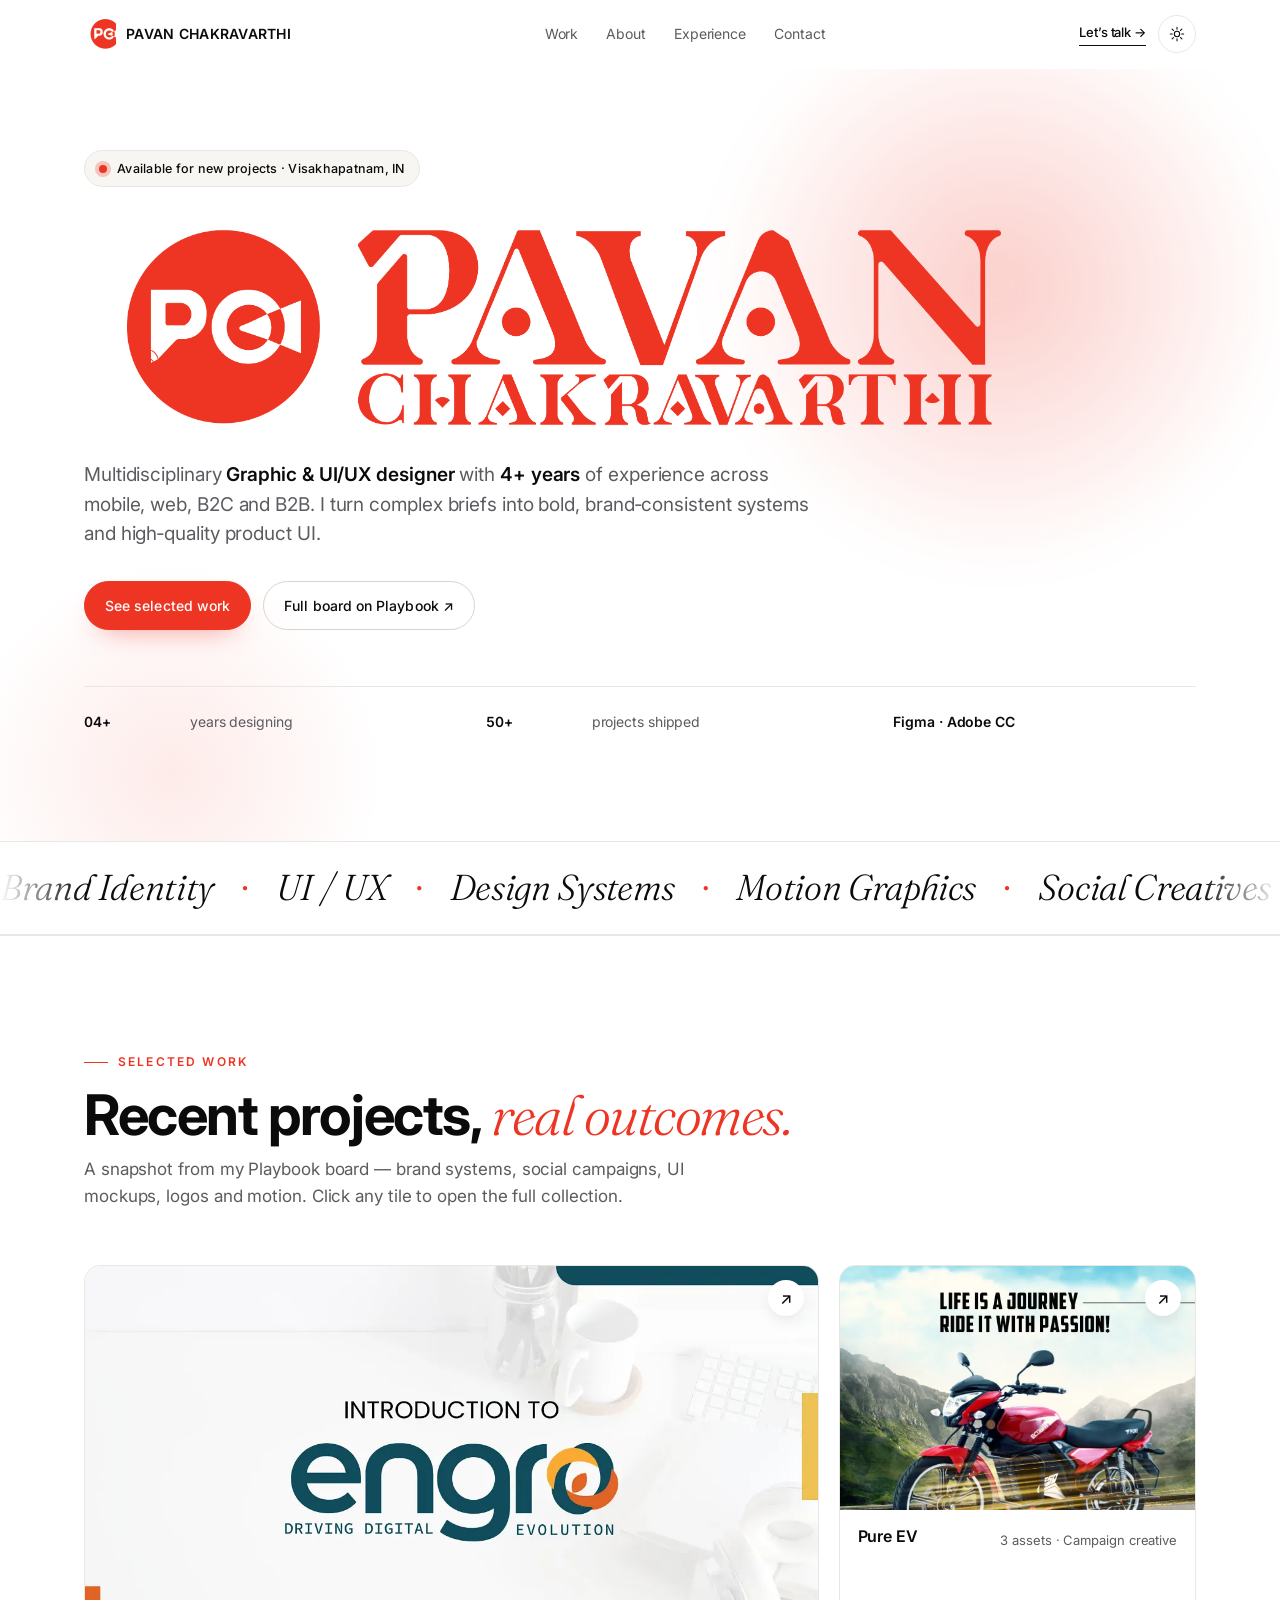
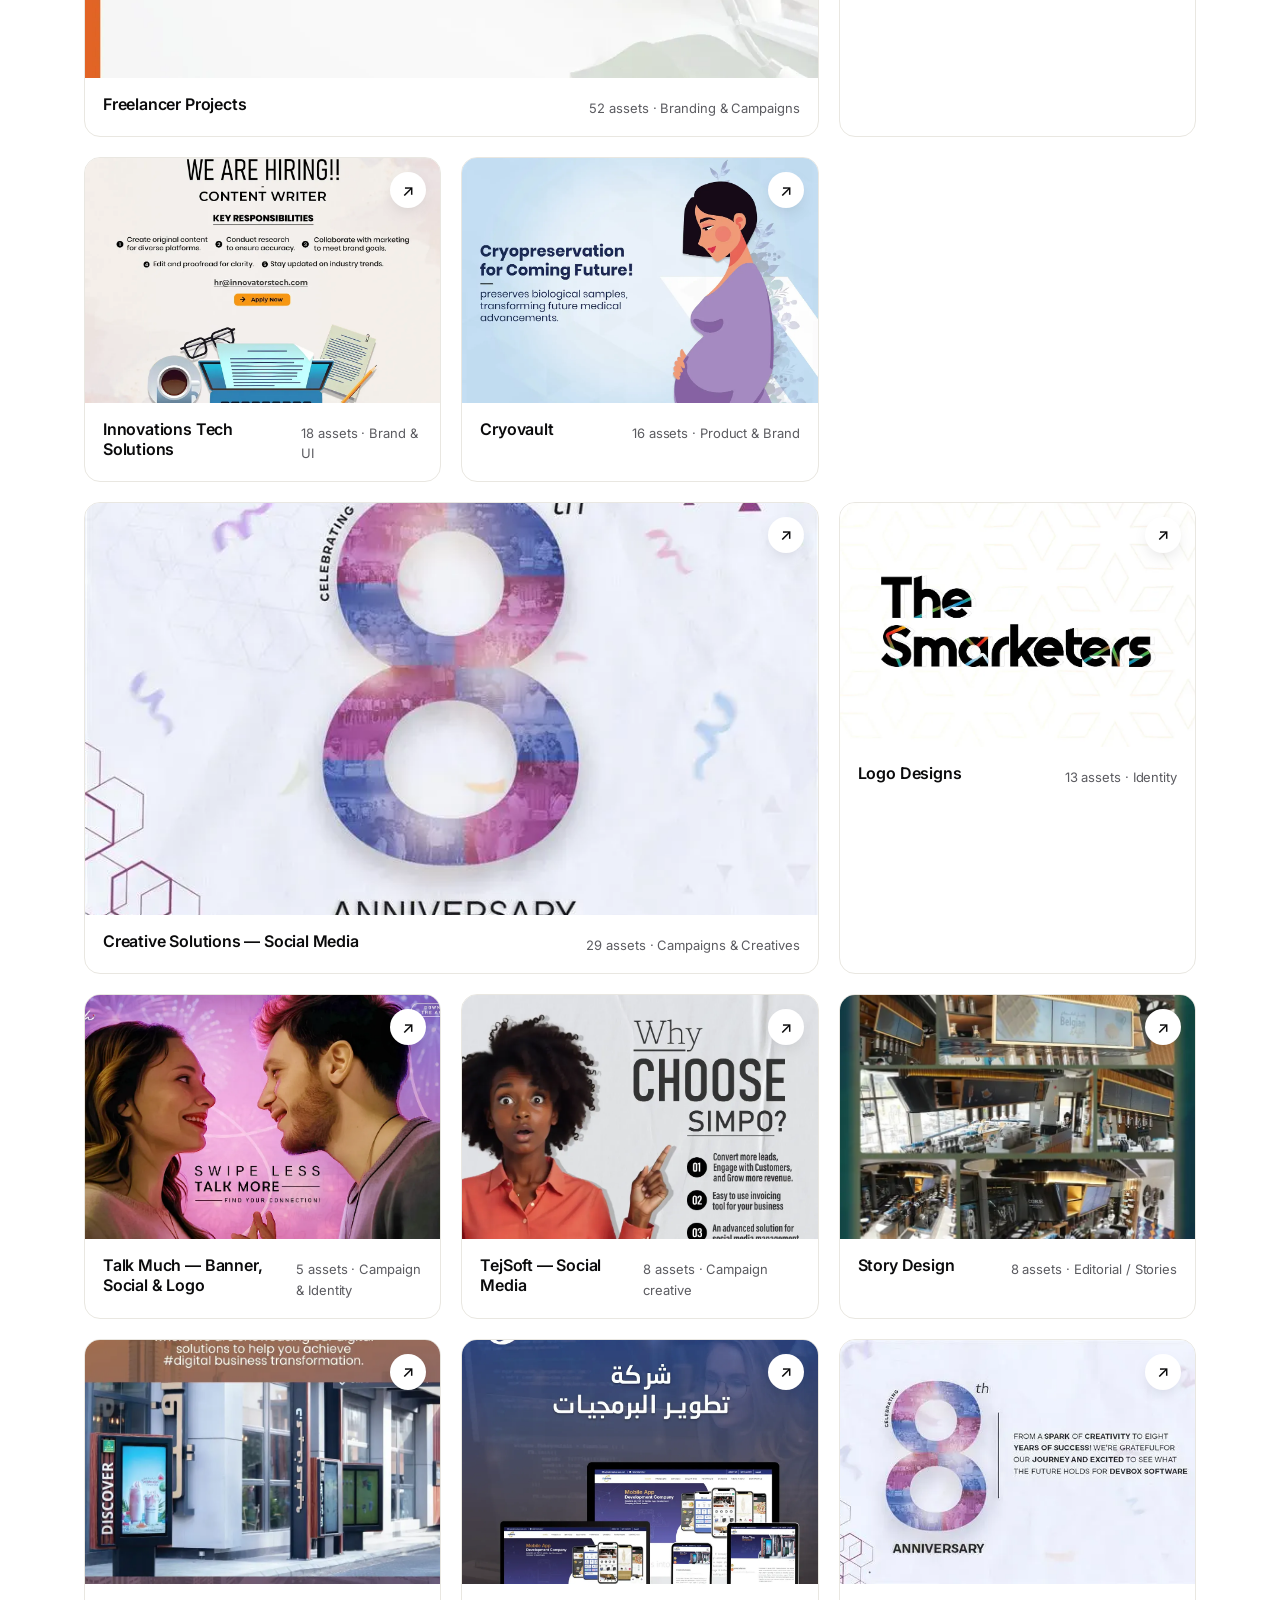
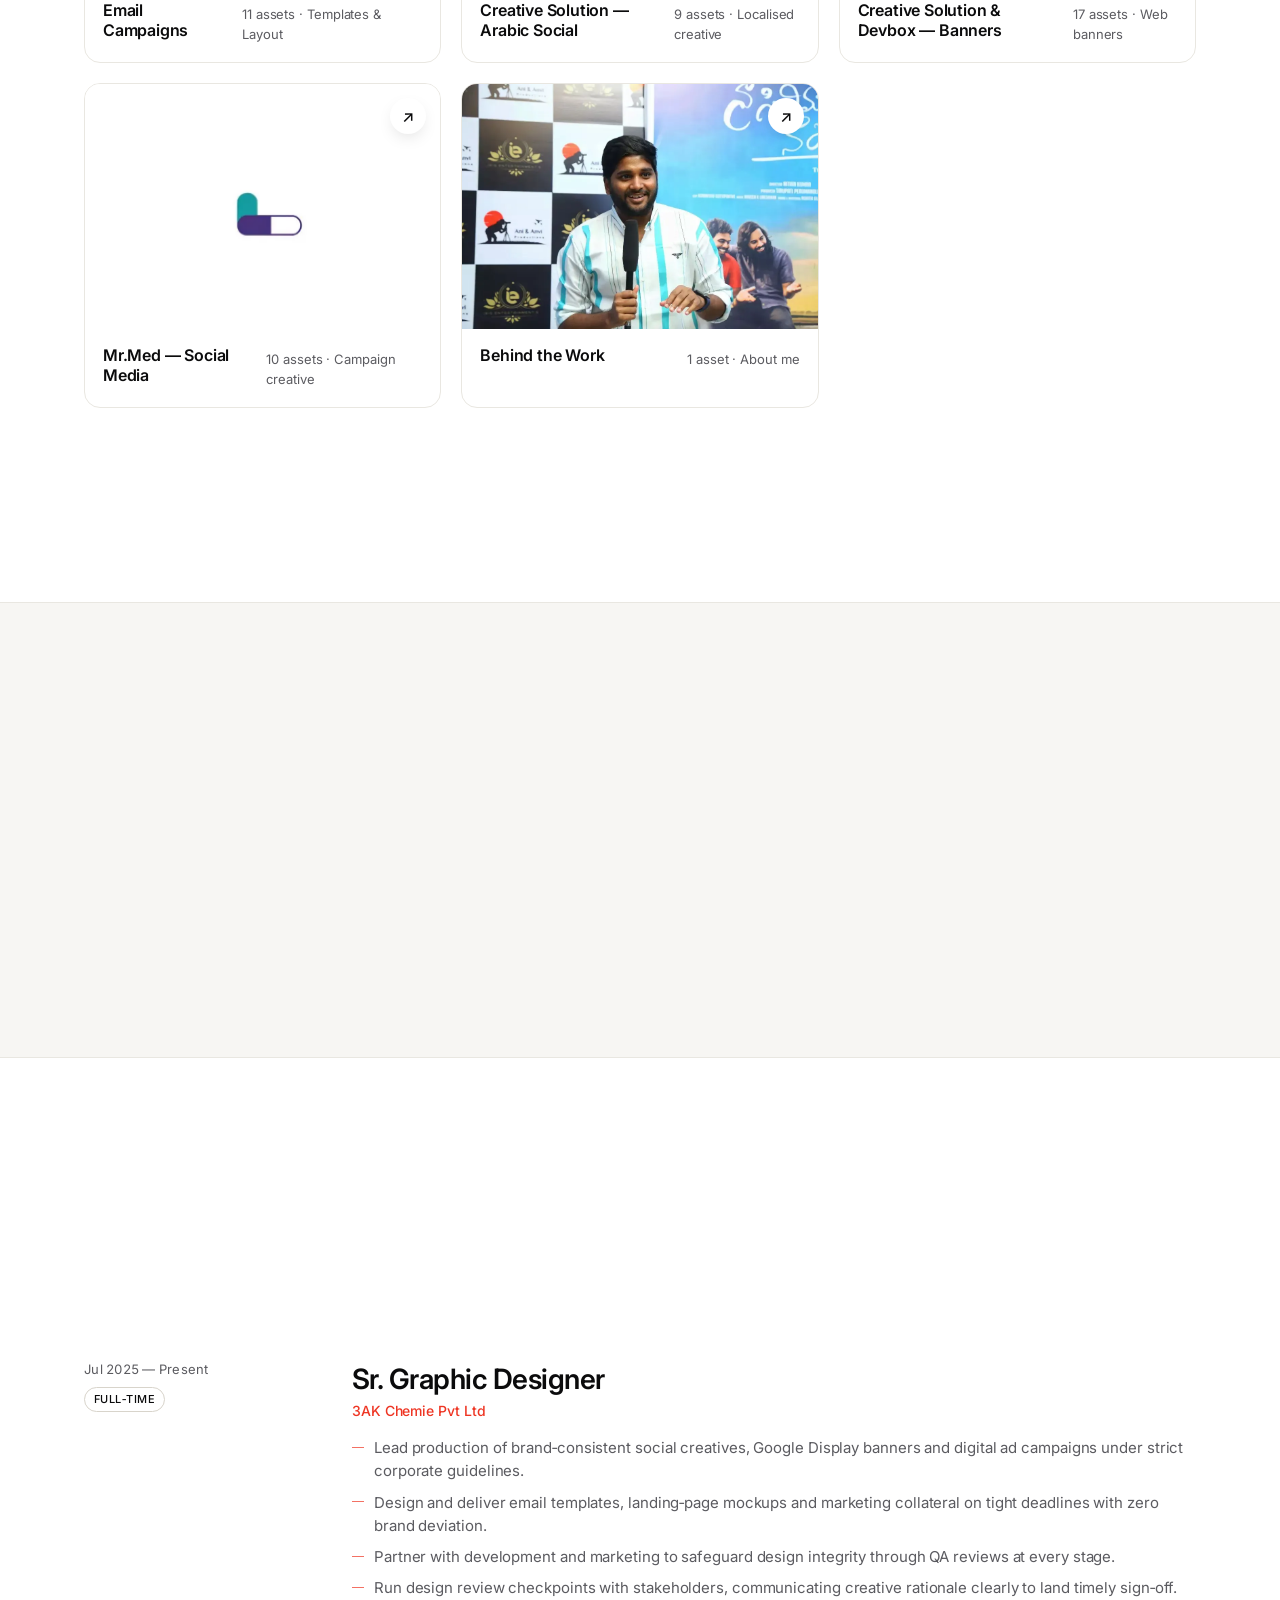
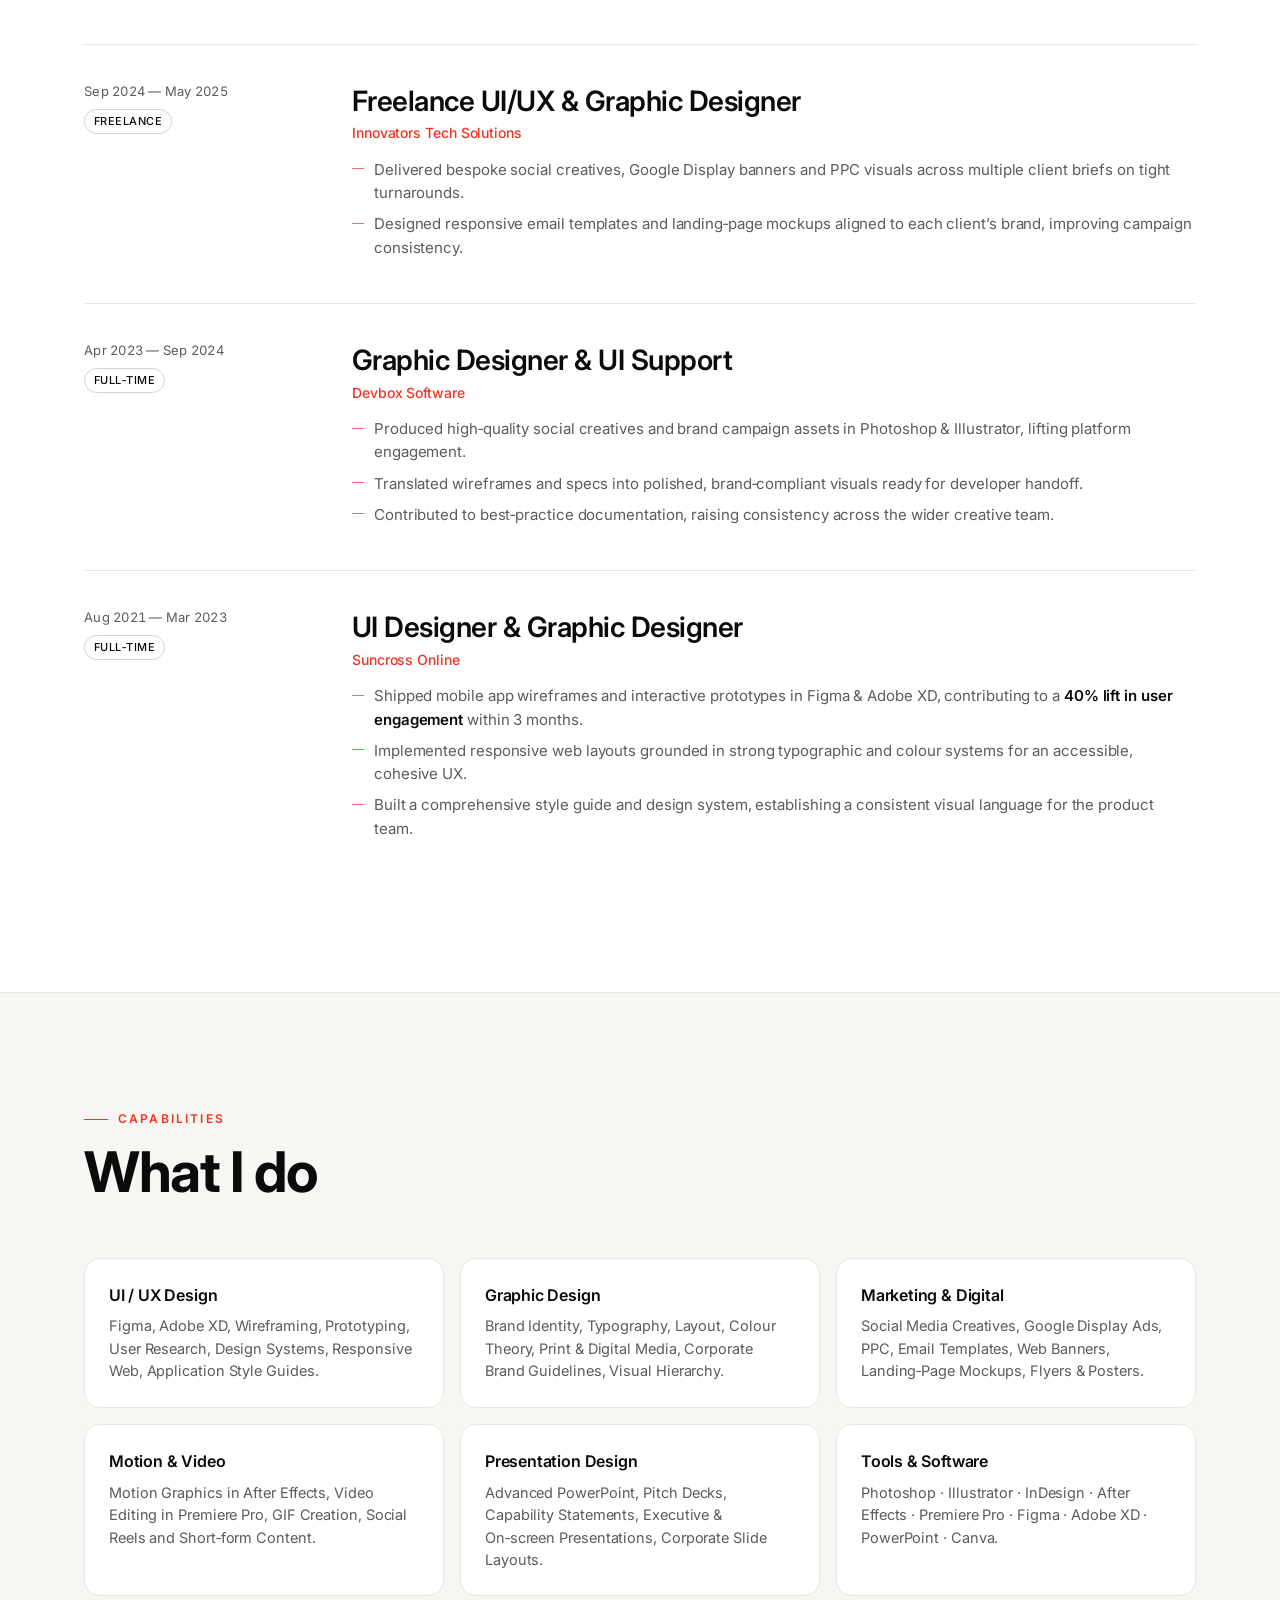
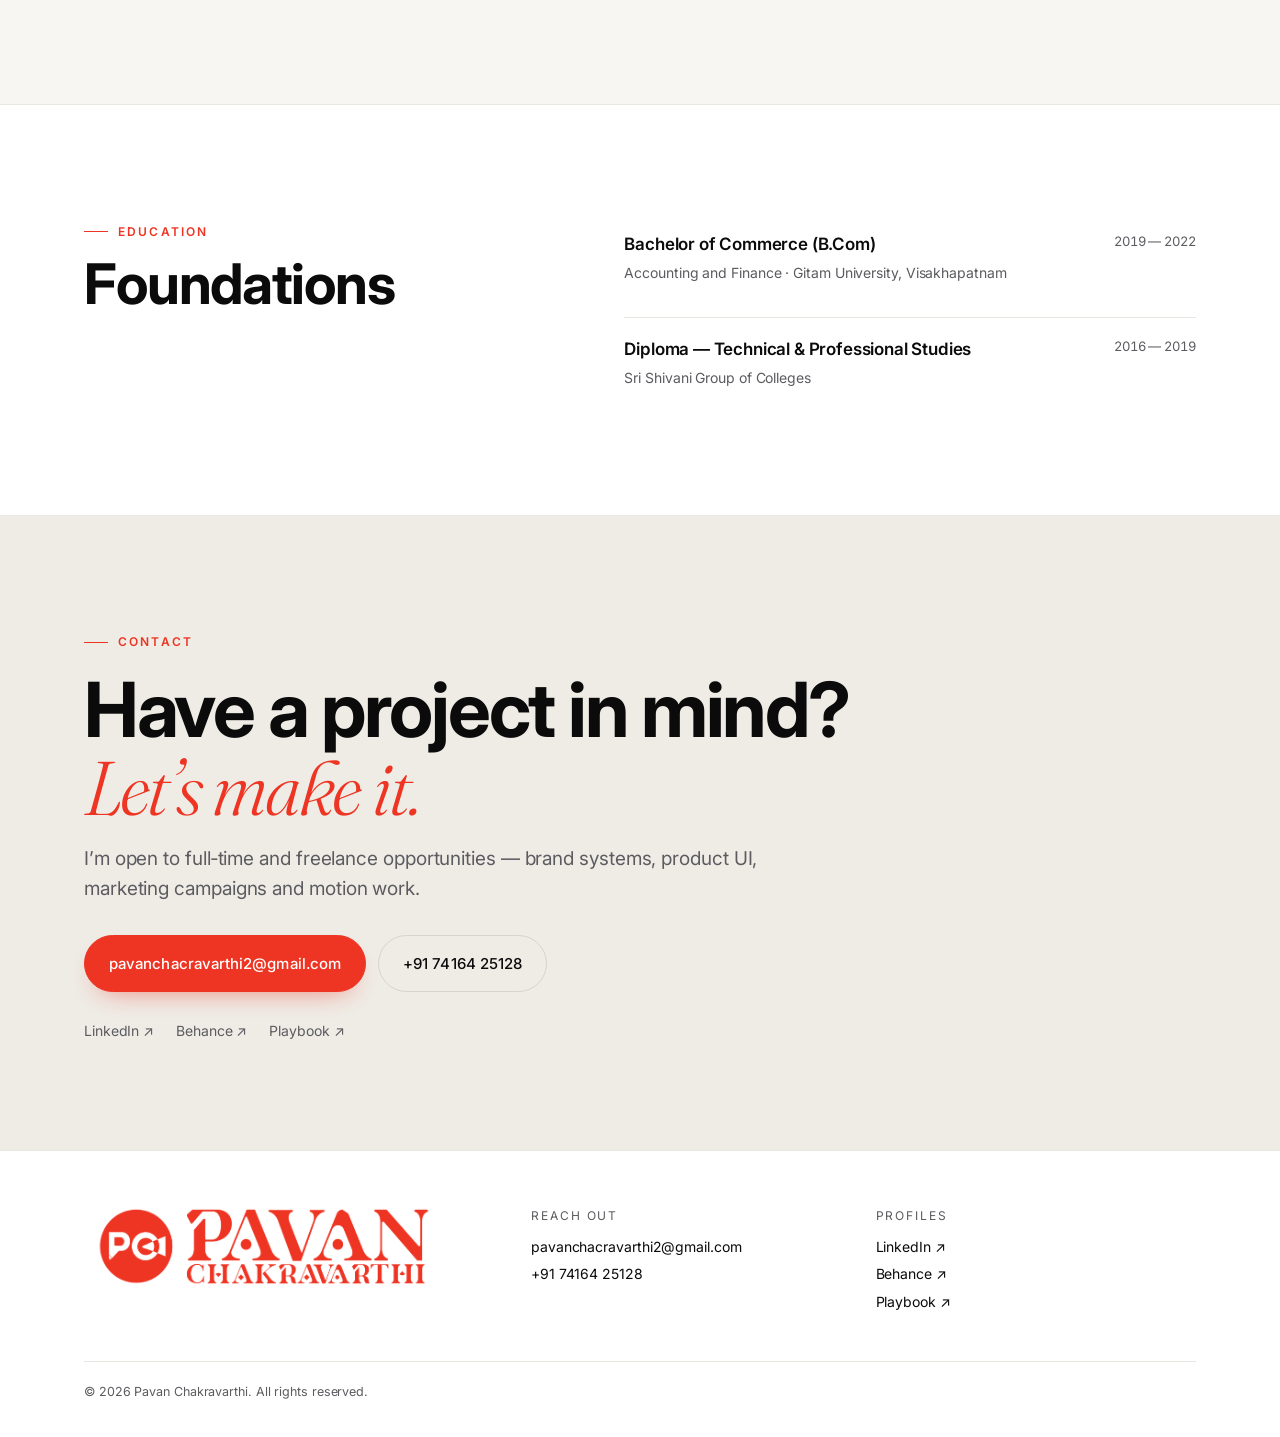
<file: index.html>
<!doctype html>
<html lang="en">
  <head>
    <meta charset="utf-8" />
    <meta name="viewport" content="width=device-width, initial-scale=1" />
    <title>Pavan Chakravarthi — Graphic & UI/UX Designer</title>
    <meta
      name="description"
      content="Portfolio of Pavan Chakravarthi (PCI) — multidisciplinary Graphic & UI/UX designer with 4+ years of experience across mobile, web, B2C and B2B."
    />
    <meta name="theme-color" content="#0b0b0c" />
    <link rel="icon" type="image/png" href="assets/favicon.png" />
    <link rel="apple-touch-icon" href="assets/mark.png" />
    <link rel="preconnect" href="https://fonts.googleapis.com" />
    <link rel="preconnect" href="https://fonts.gstatic.com" crossorigin />
    <link
      href="https://fonts.googleapis.com/css2?family=Inter:wght@300;400;500;600;700;800&family=Fraunces:ital,opsz,wght@0,9..144,300..900;1,9..144,300..900&display=swap"
      rel="stylesheet"
    />
    <link rel="stylesheet" href="styles.css" />

    <!-- Open Graph -->
    <meta property="og:title" content="Pavan Chakravarthi — Graphic & UI/UX Designer" />
    <meta property="og:description" content="Brand systems · Product UI · Motion · Marketing — 4+ years of design across mobile, web, B2C & B2B." />
    <meta property="og:type" content="website" />
    <meta property="og:image" content="assets/logo.png" />
  </head>
  <body>
    <a class="skip-link" href="#main">Skip to content</a>

    <header class="nav" role="banner">
      <div class="container nav__inner">
        <a href="#top" class="nav__brand" aria-label="Pavan Chakravarthi — home">
          <img src="assets/mark.png" alt="" class="nav__mark" width="32" height="32" />
          <span class="nav__name">Pavan&nbsp;Chakravarthi</span>
        </a>
        <nav class="nav__links" aria-label="Primary">
          <a href="#work">Work</a>
          <a href="#about">About</a>
          <a href="#experience">Experience</a>
          <a href="#contact">Contact</a>
        </nav>
        <div class="nav__right">
          <a class="nav__cta" href="mailto:pavanchacravarthi2@gmail.com">Let’s talk →</a>
          <button
            id="themeToggle"
            class="theme-toggle"
            type="button"
            aria-label="Toggle color theme"
            title="Toggle theme"
          >
            <svg class="icon icon--sun" viewBox="0 0 24 24" aria-hidden="true">
              <circle cx="12" cy="12" r="4" />
              <path d="M12 2v3M12 19v3M2 12h3M19 12h3M4.6 4.6l2.1 2.1M17.3 17.3l2.1 2.1M4.6 19.4l2.1-2.1M17.3 6.7l2.1-2.1" />
            </svg>
            <svg class="icon icon--moon" viewBox="0 0 24 24" aria-hidden="true">
              <path d="M21 12.8A9 9 0 1 1 11.2 3a7 7 0 0 0 9.8 9.8z" />
            </svg>
          </button>
        </div>
      </div>
    </header>

    <main id="main">
      <!-- Hero -->
      <section id="top" class="hero">
        <div class="container hero__inner">
          <p class="eyebrow reveal">
            <span class="dot"></span>
            Available for new projects · Visakhapatnam, IN
          </p>
          <h1 class="visually-hidden">Pavan Chakravarthi — Graphic &amp; UI/UX Designer</h1>
          <img
            src="assets/logo.png"
            alt="Pavan Chakravarthi"
            class="hero__logo reveal"
            width="3129"
            height="681"
          />
          <p class="hero__lede reveal">
            Multidisciplinary <strong>Graphic &amp; UI/UX designer</strong> with
            <strong>4+ years</strong> of experience across mobile, web, B2C and B2B.
            I turn complex briefs into bold, brand‑consistent systems and high‑quality
            product UI.
          </p>
          <div class="hero__actions reveal">
            <a class="btn btn--primary" href="#work">See selected work</a>
            <a class="btn btn--ghost" href="https://www.playbook.com/s/graphic-design-works/graphic-design-works" target="_blank" rel="noopener">Full board on Playbook ↗</a>
          </div>
          <ul class="hero__meta reveal" aria-label="Quick facts">
            <li><span>04+</span> years designing</li>
            <li><span>50+</span> projects shipped</li>
            <li><span>Figma · Adobe&nbsp;CC</span></li>
          </ul>
        </div>
      </section>

      <!-- Marquee -->
      <div class="marquee" aria-hidden="true">
        <div class="marquee__track">
          <span>Brand Identity</span><span class="dot-sep">●</span>
          <span>UI / UX</span><span class="dot-sep">●</span>
          <span>Design Systems</span><span class="dot-sep">●</span>
          <span>Motion Graphics</span><span class="dot-sep">●</span>
          <span>Social Creatives</span><span class="dot-sep">●</span>
          <span>Pitch Decks</span><span class="dot-sep">●</span>
          <span>Print &amp; Digital</span><span class="dot-sep">●</span>
          <span>Email Templates</span><span class="dot-sep">●</span>
          <span>Google Display Ads</span><span class="dot-sep">●</span>
          <span>Landing Pages</span><span class="dot-sep">●</span>
          <!-- duplicated for seamless loop -->
          <span>Brand Identity</span><span class="dot-sep">●</span>
          <span>UI / UX</span><span class="dot-sep">●</span>
          <span>Design Systems</span><span class="dot-sep">●</span>
          <span>Motion Graphics</span><span class="dot-sep">●</span>
          <span>Social Creatives</span><span class="dot-sep">●</span>
          <span>Pitch Decks</span><span class="dot-sep">●</span>
          <span>Print &amp; Digital</span><span class="dot-sep">●</span>
          <span>Email Templates</span><span class="dot-sep">●</span>
          <span>Google Display Ads</span><span class="dot-sep">●</span>
          <span>Landing Pages</span><span class="dot-sep">●</span>
        </div>
      </div>

      <!-- Work -->
      <section id="work" class="section section--work">
        <div class="container">
          <div class="section__head reveal">
            <p class="kicker">Selected Work</p>
            <h2 class="section__title">
              Recent projects, <em>real outcomes.</em>
            </h2>
            <p class="section__lede">
              A snapshot from my Playbook board — brand systems, social campaigns,
              UI mockups, logos and motion. Click any tile to open the full collection.
            </p>
          </div>

          <ul class="work-grid">
            <li class="work-card work-card--lg reveal">
              <a href="https://www.playbook.com/s/graphic-design-works/graphic-design-works/5e53StLWQocwqFDNff3QUVjm" target="_blank" rel="noopener">
                <span class="work-card__media">
                  <img src="assets/work/freelancer-projects-designs.webp" alt="freelancer Projects Designs cover" loading="lazy" />
                </span>
                <span class="work-card__meta">
                  <span class="work-card__title">Freelancer Projects</span>
                  <span class="work-card__sub">52 assets · Branding &amp; Campaigns</span>
                </span>
                <span class="work-card__arrow" aria-hidden="true">↗</span>
              </a>
            </li>

            <li class="work-card reveal">
              <a href="https://www.playbook.com/s/graphic-design-works/graphic-design-works/yNX363jTnS9qdAESM3DBC5H5" target="_blank" rel="noopener">
                <span class="work-card__media">
                  <img src="assets/work/pure-ev.webp" alt="Pure EV cover" loading="lazy" />
                </span>
                <span class="work-card__meta">
                  <span class="work-card__title">Pure EV</span>
                  <span class="work-card__sub">3 assets · Campaign creative</span>
                </span>
                <span class="work-card__arrow" aria-hidden="true">↗</span>
              </a>
            </li>

            <li class="work-card reveal">
              <a href="https://www.playbook.com/s/graphic-design-works/graphic-design-works/ki1pfaws7didD3365Zs4YqKw" target="_blank" rel="noopener">
                <span class="work-card__media">
                  <img src="assets/work/innovations-tech-solutions.webp" alt="Innovations Tech Solutions cover" loading="lazy" />
                </span>
                <span class="work-card__meta">
                  <span class="work-card__title">Innovations Tech Solutions</span>
                  <span class="work-card__sub">18 assets · Brand &amp; UI</span>
                </span>
                <span class="work-card__arrow" aria-hidden="true">↗</span>
              </a>
            </li>

            <li class="work-card reveal">
              <a href="https://www.playbook.com/s/graphic-design-works/graphic-design-works/tAxyXbT8jCaiMnFL7jCzscNf" target="_blank" rel="noopener">
                <span class="work-card__media">
                  <img src="assets/work/cryovault.webp" alt="Cryovault cover" loading="lazy" />
                </span>
                <span class="work-card__meta">
                  <span class="work-card__title">Cryovault</span>
                  <span class="work-card__sub">16 assets · Product &amp; Brand</span>
                </span>
                <span class="work-card__arrow" aria-hidden="true">↗</span>
              </a>
            </li>

            <li class="work-card work-card--lg reveal">
              <a href="https://www.playbook.com/s/graphic-design-works/graphic-design-works/LVzPsf6FtUFVa1Kd3qAiSTkX" target="_blank" rel="noopener">
                <span class="work-card__media">
                  <img src="assets/work/creative-solutions-social-media.webp" alt="Creative Solutions Social Media cover" loading="lazy" />
                </span>
                <span class="work-card__meta">
                  <span class="work-card__title">Creative Solutions — Social Media</span>
                  <span class="work-card__sub">29 assets · Campaigns &amp; Creatives</span>
                </span>
                <span class="work-card__arrow" aria-hidden="true">↗</span>
              </a>
            </li>

            <li class="work-card reveal">
              <a href="https://www.playbook.com/s/graphic-design-works/graphic-design-works/jH2jgvqdFC79dQFqBnskDP8h" target="_blank" rel="noopener">
                <span class="work-card__media">
                  <img src="assets/work/logo-designs.webp" alt="Logo Designs cover" loading="lazy" />
                </span>
                <span class="work-card__meta">
                  <span class="work-card__title">Logo Designs</span>
                  <span class="work-card__sub">13 assets · Identity</span>
                </span>
                <span class="work-card__arrow" aria-hidden="true">↗</span>
              </a>
            </li>

            <li class="work-card reveal">
              <a href="https://www.playbook.com/s/graphic-design-works/graphic-design-works/kv8j4e5mCnWod7wMRfwjkaS9" target="_blank" rel="noopener">
                <span class="work-card__media">
                  <img src="assets/work/talk-much-banner-social-media-post-logo.webp" alt="Talk Much cover" loading="lazy" />
                </span>
                <span class="work-card__meta">
                  <span class="work-card__title">Talk Much — Banner, Social &amp; Logo</span>
                  <span class="work-card__sub">5 assets · Campaign &amp; Identity</span>
                </span>
                <span class="work-card__arrow" aria-hidden="true">↗</span>
              </a>
            </li>

            <li class="work-card reveal">
              <a href="https://www.playbook.com/s/graphic-design-works/graphic-design-works/Ng29wS3JxSnEyppd5V2uiySt" target="_blank" rel="noopener">
                <span class="work-card__media">
                  <img src="assets/work/tejsoft-social-media-post.webp" alt="TejSoft cover" loading="lazy" />
                </span>
                <span class="work-card__meta">
                  <span class="work-card__title">TejSoft — Social Media</span>
                  <span class="work-card__sub">8 assets · Campaign creative</span>
                </span>
                <span class="work-card__arrow" aria-hidden="true">↗</span>
              </a>
            </li>

            <li class="work-card reveal">
              <a href="https://www.playbook.com/s/graphic-design-works/graphic-design-works/jwnhoSH2JUMLHUbid7y944GC" target="_blank" rel="noopener">
                <span class="work-card__media">
                  <img src="assets/work/story-design.webp" alt="Story Design cover" loading="lazy" />
                </span>
                <span class="work-card__meta">
                  <span class="work-card__title">Story Design</span>
                  <span class="work-card__sub">8 assets · Editorial / Stories</span>
                </span>
                <span class="work-card__arrow" aria-hidden="true">↗</span>
              </a>
            </li>

            <li class="work-card reveal">
              <a href="https://www.playbook.com/s/graphic-design-works/graphic-design-works/TEEXCwoEPfUf25FmmjWkfR97" target="_blank" rel="noopener">
                <span class="work-card__media">
                  <img src="assets/work/email-campaign.webp" alt="Email Campaign cover" loading="lazy" />
                </span>
                <span class="work-card__meta">
                  <span class="work-card__title">Email Campaigns</span>
                  <span class="work-card__sub">11 assets · Templates &amp; Layout</span>
                </span>
                <span class="work-card__arrow" aria-hidden="true">↗</span>
              </a>
            </li>

            <li class="work-card reveal">
              <a href="https://www.playbook.com/s/graphic-design-works/graphic-design-works/4xBMnCBBhpQ8DYhBFru121R9" target="_blank" rel="noopener">
                <span class="work-card__media">
                  <img src="assets/work/creative-solution-arabic-social-media.webp" alt="Creative Solution Arabic Social Media cover" loading="lazy" />
                </span>
                <span class="work-card__meta">
                  <span class="work-card__title">Creative Solution — Arabic Social</span>
                  <span class="work-card__sub">9 assets · Localised creative</span>
                </span>
                <span class="work-card__arrow" aria-hidden="true">↗</span>
              </a>
            </li>

            <li class="work-card reveal">
              <a href="https://www.playbook.com/s/graphic-design-works/graphic-design-works/bzwXjWGXB12z9g4kTQ6vH2nB" target="_blank" rel="noopener">
                <span class="work-card__media">
                  <img src="assets/work/creative-solution-devbox-software-banners.webp" alt="Creative Solution & Devbox Banners cover" loading="lazy" />
                </span>
                <span class="work-card__meta">
                  <span class="work-card__title">Creative Solution &amp; Devbox — Banners</span>
                  <span class="work-card__sub">17 assets · Web banners</span>
                </span>
                <span class="work-card__arrow" aria-hidden="true">↗</span>
              </a>
            </li>

            <li class="work-card reveal">
              <a href="https://www.playbook.com/s/graphic-design-works/graphic-design-works/hNhXsD3j26ALo3ZBjPw9jheq" target="_blank" rel="noopener">
                <span class="work-card__media">
                  <img src="assets/work/mr-med-social-media-post.webp" alt="Mr.Med Social Media Post cover" loading="lazy" />
                </span>
                <span class="work-card__meta">
                  <span class="work-card__title">Mr.Med — Social Media</span>
                  <span class="work-card__sub">10 assets · Campaign creative</span>
                </span>
                <span class="work-card__arrow" aria-hidden="true">↗</span>
              </a>
            </li>

            <li class="work-card reveal">
              <a href="https://www.playbook.com/s/graphic-design-works/graphic-design-works/doa7LgPSoaJY2g76YhC4NfDK" target="_blank" rel="noopener">
                <span class="work-card__media">
                  <img src="assets/work/my-photo.webp" alt="My Photo cover" loading="lazy" />
                </span>
                <span class="work-card__meta">
                  <span class="work-card__title">Behind the Work</span>
                  <span class="work-card__sub">1 asset · About me</span>
                </span>
                <span class="work-card__arrow" aria-hidden="true">↗</span>
              </a>
            </li>
          </ul>

          <div class="work-cta reveal">
            <a class="btn btn--primary" href="https://www.playbook.com/s/graphic-design-works/graphic-design-works" target="_blank" rel="noopener">
              View the full board on Playbook
              <span aria-hidden="true">↗</span>
            </a>
          </div>
        </div>
      </section>

      <!-- About -->
      <section id="about" class="section section--alt">
        <div class="container grid-2">
          <div class="reveal">
            <p class="kicker">About</p>
            <h2 class="section__title">A designer who cares about the details.</h2>
          </div>
          <div class="prose reveal">
            <p>
              I work at the intersection of brand and product — building consistent
              visual systems, polished UI, and marketing collateral that hit tight
              deadlines without compromising quality.
            </p>
            <p>
              My approach is methodical: I study the brief, audit the brand, sketch
              broadly, then narrow to the simplest expression that tells the story.
              I’m comfortable owning a project end‑to‑end and collaborating closely
              with developers, marketing and stakeholders.
            </p>
            <p class="prose__signoff">
              Currently <strong>Sr. Graphic Designer</strong> at 3AK Chemie Pvt Ltd.
            </p>
          </div>
        </div>
      </section>

      <!-- Experience -->
      <section id="experience" class="section">
        <div class="container">
          <div class="section__head reveal">
            <p class="kicker">Experience</p>
            <h2 class="section__title">Selected roles</h2>
          </div>

          <ol class="timeline">
            <li class="timeline__item reveal">
              <div class="timeline__meta">
                <time>Jul 2025 — Present</time>
                <span class="tag">Full‑time</span>
              </div>
              <div class="timeline__body">
                <h3>Sr. Graphic Designer</h3>
                <p class="company">3AK Chemie Pvt Ltd</p>
                <ul class="bullets">
                  <li>Lead production of brand‑consistent social creatives, Google Display banners and digital ad campaigns under strict corporate guidelines.</li>
                  <li>Design and deliver email templates, landing‑page mockups and marketing collateral on tight deadlines with zero brand deviation.</li>
                  <li>Partner with development and marketing to safeguard design integrity through QA reviews at every stage.</li>
                  <li>Run design review checkpoints with stakeholders, communicating creative rationale clearly to land timely sign‑off.</li>
                </ul>
              </div>
            </li>

            <li class="timeline__item reveal">
              <div class="timeline__meta">
                <time>Sep 2024 — May 2025</time>
                <span class="tag">Freelance</span>
              </div>
              <div class="timeline__body">
                <h3>Freelance UI/UX &amp; Graphic Designer</h3>
                <p class="company">Innovators Tech Solutions</p>
                <ul class="bullets">
                  <li>Delivered bespoke social creatives, Google Display banners and PPC visuals across multiple client briefs on tight turnarounds.</li>
                  <li>Designed responsive email templates and landing‑page mockups aligned to each client’s brand, improving campaign consistency.</li>
                </ul>
              </div>
            </li>

            <li class="timeline__item reveal">
              <div class="timeline__meta">
                <time>Apr 2023 — Sep 2024</time>
                <span class="tag">Full‑time</span>
              </div>
              <div class="timeline__body">
                <h3>Graphic Designer &amp; UI Support</h3>
                <p class="company">Devbox Software</p>
                <ul class="bullets">
                  <li>Produced high‑quality social creatives and brand campaign assets in Photoshop &amp; Illustrator, lifting platform engagement.</li>
                  <li>Translated wireframes and specs into polished, brand‑compliant visuals ready for developer handoff.</li>
                  <li>Contributed to best‑practice documentation, raising consistency across the wider creative team.</li>
                </ul>
              </div>
            </li>

            <li class="timeline__item reveal">
              <div class="timeline__meta">
                <time>Aug 2021 — Mar 2023</time>
                <span class="tag">Full‑time</span>
              </div>
              <div class="timeline__body">
                <h3>UI Designer &amp; Graphic Designer</h3>
                <p class="company">Suncross Online</p>
                <ul class="bullets">
                  <li>Shipped mobile app wireframes and interactive prototypes in Figma &amp; Adobe XD, contributing to a <strong>40% lift in user engagement</strong> within 3 months.</li>
                  <li>Implemented responsive web layouts grounded in strong typographic and colour systems for an accessible, cohesive UX.</li>
                  <li>Built a comprehensive style guide and design system, establishing a consistent visual language for the product team.</li>
                </ul>
              </div>
            </li>
          </ol>
        </div>
      </section>

      <!-- Skills -->
      <section id="skills" class="section section--alt">
        <div class="container">
          <div class="section__head reveal">
            <p class="kicker">Capabilities</p>
            <h2 class="section__title">What I do</h2>
          </div>

          <div class="skills">
            <article class="skills__card reveal">
              <h3>UI / UX Design</h3>
              <p>Figma, Adobe XD, Wireframing, Prototyping, User Research, Design Systems, Responsive Web, Application Style Guides.</p>
            </article>
            <article class="skills__card reveal">
              <h3>Graphic Design</h3>
              <p>Brand Identity, Typography, Layout, Colour Theory, Print &amp; Digital Media, Corporate Brand Guidelines, Visual Hierarchy.</p>
            </article>
            <article class="skills__card reveal">
              <h3>Marketing &amp; Digital</h3>
              <p>Social Media Creatives, Google Display Ads, PPC, Email Templates, Web Banners, Landing‑Page Mockups, Flyers &amp; Posters.</p>
            </article>
            <article class="skills__card reveal">
              <h3>Motion &amp; Video</h3>
              <p>Motion Graphics in After Effects, Video Editing in Premiere Pro, GIF Creation, Social Reels and Short‑form Content.</p>
            </article>
            <article class="skills__card reveal">
              <h3>Presentation Design</h3>
              <p>Advanced PowerPoint, Pitch Decks, Capability Statements, Executive &amp; On‑screen Presentations, Corporate Slide Layouts.</p>
            </article>
            <article class="skills__card reveal">
              <h3>Tools &amp; Software</h3>
              <p>Photoshop · Illustrator · InDesign · After Effects · Premiere Pro · Figma · Adobe XD · PowerPoint · Canva.</p>
            </article>
          </div>
        </div>
      </section>

      <!-- Education -->
      <section class="section" id="education">
        <div class="container grid-2">
          <div class="reveal">
            <p class="kicker">Education</p>
            <h2 class="section__title">Foundations</h2>
          </div>
          <div class="reveal">
            <div class="edu">
              <div class="edu__row">
                <div>
                  <h3>Bachelor of Commerce (B.Com)</h3>
                  <p class="muted">Accounting and Finance · Gitam University, Visakhapatnam</p>
                </div>
                <time>2019 — 2022</time>
              </div>
              <div class="edu__row">
                <div>
                  <h3>Diploma — Technical &amp; Professional Studies</h3>
                  <p class="muted">Sri Shivani Group of Colleges</p>
                </div>
                <time>2016 — 2019</time>
              </div>
            </div>
          </div>
        </div>
      </section>

      <!-- Contact -->
      <section id="contact" class="section section--cta">
        <div class="container">
          <div class="cta reveal">
            <p class="kicker">Contact</p>
            <h2 class="cta__title">
              Have a project in mind?<br />
              <em>Let’s make it.</em>
            </h2>
            <p class="cta__lede">
              I’m open to full‑time and freelance opportunities — brand systems,
              product UI, marketing campaigns and motion work.
            </p>
            <div class="cta__actions">
              <a class="btn btn--primary btn--lg" href="mailto:pavanchacravarthi2@gmail.com">pavanchacravarthi2@gmail.com</a>
              <a class="btn btn--ghost btn--lg" href="tel:+917416425128">+91 74164 25128</a>
            </div>
            <ul class="socials" aria-label="Profiles">
              <li><a href="https://www.linkedin.com/in/pavanchakravarthi" target="_blank" rel="noopener">LinkedIn ↗</a></li>
              <li><a href="https://www.behance.net/" target="_blank" rel="noopener">Behance ↗</a></li>
              <li><a href="https://www.playbook.com/s/graphic-design-works/graphic-design-works" target="_blank" rel="noopener">Playbook ↗</a></li>
            </ul>
          </div>
        </div>
      </section>
    </main>

    <footer class="foot">
      <div class="container foot__inner">
        <a href="#top" class="foot__brand" aria-label="Back to top">
          <img src="assets/logo.png" alt="Pavan Chakravarthi" class="foot__logo" />
        </a>
        <div class="foot__cols">
          <div>
            <p class="foot__heading">Reach out</p>
            <ul>
              <li><a href="mailto:pavanchacravarthi2@gmail.com">pavanchacravarthi2@gmail.com</a></li>
              <li><a href="tel:+917416425128">+91 74164 25128</a></li>
            </ul>
          </div>
          <div>
            <p class="foot__heading">Profiles</p>
            <ul>
              <li><a href="https://www.linkedin.com/in/pavanchakravarthi" target="_blank" rel="noopener">LinkedIn ↗</a></li>
              <li><a href="https://www.behance.net/" target="_blank" rel="noopener">Behance ↗</a></li>
              <li><a href="https://www.playbook.com/s/graphic-design-works/graphic-design-works" target="_blank" rel="noopener">Playbook ↗</a></li>
            </ul>
          </div>
        </div>
        <p class="foot__legal">© <span id="year"></span> Pavan Chakravarthi. All rights reserved.</p>
      </div>
    </footer>

    <script src="script.js" defer></script>
  </body>
</html>
</file>
<file: styles.css>
/* =========================================================
   Pavan Chakravarthi — Portfolio
   Brand‑driven minimal+modern, with a confident red accent.
   ========================================================= */

:root {
  --bg: #ffffff;
  --bg-alt: #f7f6f3;
  --bg-deep: #efece6;
  --fg: #0b0b0c;
  --fg-muted: #5b5b60;
  --line: #e9e7e1;
  --line-strong: #d8d4cb;
  --accent: #ee3523;        /* brand red from the logo */
  --accent-soft: #ff6a4d;
  --accent-tint: #fff0ec;
  --card: #ffffff;
  --shadow: 0 1px 0 rgba(11, 11, 12, 0.04), 0 12px 36px -18px rgba(11, 11, 12, 0.18);
  --shadow-lg: 0 30px 80px -32px rgba(11, 11, 12, 0.35);
  --radius: 16px;
  --radius-sm: 10px;
  --maxw: 1200px;
  --pad: clamp(20px, 4vw, 44px);
  --font: "Inter", ui-sans-serif, system-ui, -apple-system, "Segoe UI", Roboto, sans-serif;
  --serif: "Fraunces", "Times New Roman", Georgia, serif;
  --ease: cubic-bezier(0.2, 0.7, 0.2, 1);
}

[data-theme="dark"] {
  --bg: #0a0a0b;
  --bg-alt: #101012;
  --bg-deep: #0e0e10;
  --fg: #f4f4f1;
  --fg-muted: #a4a4a8;
  --line: #1c1c1f;
  --line-strong: #2a2a2e;
  --accent: #ff4a32;
  --accent-soft: #ff7a5e;
  --accent-tint: #2a1410;
  --card: #131316;
  --shadow: 0 1px 0 rgba(255, 255, 255, 0.02), 0 14px 50px -22px rgba(0, 0, 0, 0.7);
  --shadow-lg: 0 30px 100px -32px rgba(0, 0, 0, 0.85);
}

/* ---------- Reset ---------- */
*, *::before, *::after { box-sizing: border-box; }
html { scroll-behavior: smooth; }
html, body { margin: 0; padding: 0; }
body {
  font-family: var(--font);
  color: var(--fg);
  background: var(--bg);
  -webkit-font-smoothing: antialiased;
  -moz-osx-font-smoothing: grayscale;
  font-size: 17px;
  line-height: 1.55;
  letter-spacing: -0.005em;
  transition: background-color 0.4s var(--ease), color 0.4s var(--ease);
}
img, svg { display: block; max-width: 100%; }
a { color: inherit; text-decoration: none; }
button { font: inherit; }
ul, ol { list-style: none; padding: 0; margin: 0; }
::selection { background: var(--accent); color: #fff; }

.container {
  width: 100%;
  max-width: var(--maxw);
  margin: 0 auto;
  padding-inline: var(--pad);
}

.skip-link {
  position: absolute; left: -9999px; top: auto;
}
.skip-link:focus {
  left: 16px; top: 16px;
  background: var(--fg); color: var(--bg);
  padding: 8px 12px; border-radius: 6px; z-index: 100;
}

.visually-hidden {
  position: absolute !important;
  width: 1px; height: 1px; padding: 0; margin: -1px;
  overflow: hidden; clip: rect(0,0,0,0);
  white-space: nowrap; border: 0;
}

/* ---------- Nav ---------- */
.nav {
  position: sticky;
  top: 0;
  z-index: 50;
  background: color-mix(in oklab, var(--bg) 78%, transparent);
  backdrop-filter: saturate(140%) blur(14px);
  -webkit-backdrop-filter: saturate(140%) blur(14px);
  border-bottom: 1px solid transparent;
  transition: border-color 0.3s var(--ease), background-color 0.3s var(--ease);
}
.nav.is-scrolled { border-bottom-color: var(--line); }
.nav__inner {
  display: flex;
  align-items: center;
  justify-content: space-between;
  gap: 18px;
  height: 68px;
}
.nav__brand {
  display: inline-flex;
  align-items: center;
  gap: 10px;
  font-weight: 600;
  letter-spacing: -0.01em;
}
.nav__mark {
  width: 32px; height: 32px;
  object-fit: contain;
}
.nav__name {
  font-size: 14px;
  letter-spacing: 0.02em;
  text-transform: uppercase;
  font-weight: 600;
}
.nav__links {
  display: none;
  gap: 28px;
}
.nav__links a {
  font-size: 14px;
  color: var(--fg-muted);
  transition: color 0.2s var(--ease);
}
.nav__links a:hover { color: var(--fg); }
.nav__right { display: inline-flex; align-items: center; gap: 12px; }
.nav__cta {
  display: none;
  font-size: 13px;
  font-weight: 500;
  color: var(--fg);
  border-bottom: 1px solid currentColor;
  padding-bottom: 2px;
}
.nav__cta:hover { color: var(--accent); }

@media (min-width: 720px) {
  .nav__links { display: inline-flex; }
}
@media (min-width: 880px) {
  .nav__cta { display: inline-flex; }
}

.theme-toggle {
  width: 38px; height: 38px;
  display: grid; place-items: center;
  background: transparent;
  border: 1px solid var(--line);
  border-radius: 999px;
  cursor: pointer;
  color: var(--fg);
  transition: background-color 0.2s var(--ease), transform 0.2s var(--ease), border-color 0.2s var(--ease);
}
.theme-toggle:hover { background: var(--bg-alt); border-color: var(--line-strong); }
.theme-toggle .icon { width: 16px; height: 16px; stroke: currentColor; fill: none; stroke-width: 1.6; stroke-linecap: round; stroke-linejoin: round; }
.theme-toggle .icon--moon { display: none; }
[data-theme="dark"] .theme-toggle .icon--sun { display: none; }
[data-theme="dark"] .theme-toggle .icon--moon { display: block; }

/* ---------- Hero ---------- */
.hero {
  position: relative;
  padding-top: clamp(48px, 9vh, 88px);
  padding-bottom: clamp(64px, 12vh, 120px);
  overflow: hidden;
}
.hero::before {
  content: "";
  position: absolute;
  inset: -25% -10% auto auto;
  width: 70vw; height: 70vw;
  max-width: 820px; max-height: 820px;
  background: radial-gradient(closest-side, color-mix(in oklab, var(--accent) 24%, transparent), transparent 70%);
  filter: blur(20px);
  pointer-events: none;
  z-index: 0;
}
.hero::after {
  content: "";
  position: absolute;
  left: -10%; bottom: -30%;
  width: 50vw; height: 50vw;
  max-width: 600px; max-height: 600px;
  background: radial-gradient(closest-side, color-mix(in oklab, var(--accent) 10%, transparent), transparent 70%);
  pointer-events: none;
  z-index: 0;
}
.hero__inner { position: relative; z-index: 1; }

.eyebrow {
  display: inline-flex; align-items: center; gap: 10px;
  margin: 0 0 28px;
  padding: 8px 14px;
  font-size: 12.5px; font-weight: 500;
  color: var(--fg);
  background: var(--bg-alt);
  border: 1px solid var(--line);
  border-radius: 999px;
  letter-spacing: 0.02em;
}
.eyebrow .dot {
  width: 8px; height: 8px; border-radius: 50%;
  background: var(--accent);
  box-shadow: 0 0 0 4px color-mix(in oklab, var(--accent) 25%, transparent);
  animation: pulse 2s var(--ease) infinite;
}
@keyframes pulse {
  50% { box-shadow: 0 0 0 8px color-mix(in oklab, var(--accent) 0%, transparent); }
}

.hero__logo {
  display: block;
  width: 100%;
  max-width: min(960px, 92vw);
  height: auto;
  margin: 8px 0 28px;
}
[data-theme="dark"] .hero__logo {
  /* Logo is a transparent PNG with red glyphs — keep red, just brighten */
  filter: saturate(1.05) brightness(1.06);
}

.hero__lede {
  max-width: 62ch;
  font-size: clamp(16px, 1.6vw, 19px);
  color: var(--fg-muted);
  margin: 0 0 32px;
}
.hero__lede strong { color: var(--fg); font-weight: 600; }

.hero__actions { display: flex; flex-wrap: wrap; gap: 12px; margin-bottom: 56px; }

.hero__meta {
  display: grid;
  gap: 8px 24px;
  grid-template-columns: 1fr;
  padding-top: 24px;
  border-top: 1px solid var(--line);
  font-size: 14px;
  color: var(--fg-muted);
}
.hero__meta li span {
  display: inline-block; min-width: 90px;
  color: var(--fg);
  font-variant-numeric: tabular-nums;
  font-weight: 600;
  margin-right: 12px;
}
@media (min-width: 720px) {
  .hero__meta { grid-template-columns: repeat(3, auto); }
}

/* ---------- Buttons ---------- */
.btn {
  display: inline-flex; align-items: center; gap: 10px;
  padding: 13px 20px;
  border-radius: 999px;
  border: 1px solid var(--line-strong);
  font-size: 14px; font-weight: 500;
  letter-spacing: 0.005em;
  transition: transform 0.2s var(--ease), background-color 0.2s var(--ease), color 0.2s var(--ease), border-color 0.2s var(--ease), box-shadow 0.2s var(--ease);
}
.btn:hover { transform: translateY(-1px); }
.btn--primary {
  background: var(--accent);
  color: #fff;
  border-color: var(--accent);
  box-shadow: 0 12px 28px -16px color-mix(in oklab, var(--accent) 70%, transparent);
}
.btn--primary:hover {
  background: color-mix(in oklab, var(--accent) 86%, #000);
  border-color: color-mix(in oklab, var(--accent) 86%, #000);
}
.btn--ghost {
  background: transparent;
  color: var(--fg);
  border-color: var(--line-strong);
}
.btn--ghost:hover { background: var(--bg-alt); }
.btn--lg { padding: 16px 24px; font-size: 15px; }

/* ---------- Marquee ---------- */
.marquee {
  position: relative;
  border-block: 1px solid var(--line);
  background: var(--bg);
  overflow: hidden;
  padding: 18px 0;
}
.marquee::before,
.marquee::after {
  content: "";
  position: absolute;
  top: 0; bottom: 0; width: 80px;
  z-index: 2;
  pointer-events: none;
}
.marquee::before {
  left: 0;
  background: linear-gradient(90deg, var(--bg), transparent);
}
.marquee::after {
  right: 0;
  background: linear-gradient(-90deg, var(--bg), transparent);
}
.marquee__track {
  display: inline-flex;
  align-items: center;
  gap: 28px;
  white-space: nowrap;
  animation: marquee 38s linear infinite;
  font-family: var(--serif);
  font-style: italic;
  font-weight: 300;
  font-size: clamp(22px, 3vw, 36px);
  color: var(--fg);
  letter-spacing: -0.01em;
}
.marquee__track .dot-sep {
  color: var(--accent);
  font-size: 10px;
  font-style: normal;
  vertical-align: middle;
}
@keyframes marquee {
  from { transform: translateX(0); }
  to   { transform: translateX(-50%); }
}
@media (prefers-reduced-motion: reduce) {
  .marquee__track { animation: none; }
}

/* ---------- Sections ---------- */
.section {
  padding-block: clamp(72px, 12vh, 128px);
  border-top: 1px solid var(--line);
}
.section--alt { background: var(--bg-alt); }
.section--cta { background: var(--bg-deep); }

.kicker {
  margin: 0 0 14px;
  font-size: 12px;
  font-weight: 600;
  letter-spacing: 0.18em;
  text-transform: uppercase;
  color: var(--accent);
  display: inline-flex; align-items: center; gap: 10px;
}
.kicker::before {
  content: "";
  width: 24px; height: 1px;
  background: currentColor;
  display: inline-block;
}
.section__title {
  font-size: clamp(30px, 4.6vw, 56px);
  line-height: 1.05;
  letter-spacing: -0.025em;
  font-weight: 700;
  margin: 0 0 12px;
}
.section__title em {
  font-family: var(--serif);
  font-style: italic;
  font-weight: 300;
  color: var(--accent);
}
.section__lede {
  max-width: 60ch;
  color: var(--fg-muted);
  margin: 0;
}
.section__head { margin-bottom: 56px; max-width: 70ch; }

.grid-2 {
  display: grid;
  gap: 32px;
  grid-template-columns: 1fr;
}
@media (min-width: 880px) {
  .grid-2 { grid-template-columns: 1fr 1.2fr; gap: 64px; }
}

.prose p { color: var(--fg-muted); margin: 0 0 14px; }
.prose p:last-child { margin-bottom: 0; }
.prose__signoff { color: var(--fg) !important; font-weight: 500; }
.prose__signoff strong { color: var(--accent); font-weight: 600; }

/* ---------- Work grid ---------- */
.work-grid {
  display: grid;
  grid-template-columns: 1fr;
  gap: 16px;
}
@media (min-width: 640px) { .work-grid { grid-template-columns: repeat(2, 1fr); gap: 18px; } }
@media (min-width: 980px) { .work-grid { grid-template-columns: repeat(3, 1fr); gap: 20px; } }

.work-card {
  position: relative;
  border-radius: var(--radius);
  overflow: hidden;
  background: var(--card);
  border: 1px solid var(--line);
  transition: transform 0.3s var(--ease), box-shadow 0.3s var(--ease), border-color 0.3s var(--ease);
}
.work-card:hover {
  transform: translateY(-4px);
  border-color: color-mix(in oklab, var(--accent) 50%, var(--line));
  box-shadow: var(--shadow-lg);
}
.work-card a {
  display: block;
  position: relative;
  height: 100%;
}
.work-card__media {
  display: block;
  position: relative;
  aspect-ratio: 16 / 11;
  overflow: hidden;
  background: var(--bg-alt);
}
.work-card__media img {
  width: 100%; height: 100%;
  object-fit: cover;
  transition: transform 0.7s var(--ease), filter 0.4s var(--ease);
}
.work-card:hover .work-card__media img {
  transform: scale(1.06);
}
.work-card__meta {
  display: flex;
  align-items: flex-start;
  justify-content: space-between;
  gap: 12px;
  padding: 16px 18px 18px;
}
.work-card__title {
  display: block;
  font-size: 16px;
  font-weight: 600;
  letter-spacing: -0.012em;
  color: var(--fg);
  line-height: 1.25;
}
.work-card__sub {
  display: block;
  font-size: 13px;
  color: var(--fg-muted);
  margin-top: 4px;
}
.work-card__arrow {
  position: absolute;
  top: 16px; right: 16px;
  width: 36px; height: 36px;
  display: grid; place-items: center;
  border-radius: 999px;
  background: var(--bg);
  color: var(--fg);
  font-size: 16px; font-weight: 500;
  transform: translate(2px, -2px);
  transition: transform 0.3s var(--ease), background-color 0.3s var(--ease), color 0.3s var(--ease);
  box-shadow: 0 6px 18px -6px rgba(0,0,0,0.18);
}
.work-card:hover .work-card__arrow {
  background: var(--accent);
  color: #fff;
  transform: translate(0, 0);
}

/* Larger feature cards */
@media (min-width: 980px) {
  .work-card--lg { grid-column: span 2; }
  .work-card--lg .work-card__media { aspect-ratio: 16 / 9; }
}

.work-cta {
  margin-top: 36px;
  display: flex;
  justify-content: center;
}

/* ---------- Timeline ---------- */
.timeline { display: flex; flex-direction: column; gap: 0; }
.timeline__item {
  display: grid;
  grid-template-columns: 1fr;
  gap: 12px;
  padding: 28px 0;
  border-top: 1px solid var(--line);
  position: relative;
  transition: background-color 0.3s var(--ease);
}
.timeline__item:first-child { border-top: 0; }
.timeline__item:hover { background: color-mix(in oklab, var(--accent) 5%, transparent); }
.timeline__meta {
  display: flex;
  flex-wrap: wrap;
  align-items: center;
  gap: 10px;
  color: var(--fg-muted);
  font-size: 13px;
  letter-spacing: 0.02em;
}
.timeline__meta time { font-variant-numeric: tabular-nums; }
.tag {
  display: inline-flex;
  padding: 3px 9px;
  border-radius: 999px;
  font-size: 11px;
  font-weight: 500;
  letter-spacing: 0.04em;
  text-transform: uppercase;
  background: var(--card);
  border: 1px solid var(--line-strong);
  color: var(--fg);
}
.timeline__body h3 {
  font-size: clamp(20px, 2.4vw, 28px);
  line-height: 1.2;
  letter-spacing: -0.018em;
  margin: 4px 0 4px;
  font-weight: 600;
}
.timeline__body .company {
  margin: 0 0 14px;
  color: var(--accent);
  font-size: 14px;
  font-weight: 500;
}
.bullets li {
  position: relative;
  padding-left: 22px;
  margin-bottom: 8px;
  color: var(--fg-muted);
  font-size: 15px;
  line-height: 1.55;
}
.bullets li::before {
  content: "";
  position: absolute;
  left: 0; top: 0.7em;
  width: 12px; height: 1px;
  background: var(--accent);
  opacity: 0.7;
}
.bullets li strong { color: var(--fg); font-weight: 600; }

@media (min-width: 880px) {
  .timeline__item {
    grid-template-columns: 220px 1fr;
    gap: 48px;
    padding: 36px 0;
  }
  .timeline__meta { flex-direction: column; align-items: flex-start; gap: 8px; }
}

/* ---------- Skills ---------- */
.skills {
  display: grid;
  grid-template-columns: 1fr;
  gap: 16px;
}
@media (min-width: 640px) { .skills { grid-template-columns: repeat(2, 1fr); } }
@media (min-width: 960px) { .skills { grid-template-columns: repeat(3, 1fr); } }

.skills__card {
  position: relative;
  background: var(--card);
  border: 1px solid var(--line);
  border-radius: var(--radius);
  padding: 24px;
  overflow: hidden;
  transition: transform 0.3s var(--ease), border-color 0.3s var(--ease), box-shadow 0.3s var(--ease);
}
.skills__card::before {
  content: "";
  position: absolute;
  inset: -1px -1px auto auto;
  width: 60px; height: 60px;
  background: radial-gradient(closest-side, color-mix(in oklab, var(--accent) 30%, transparent), transparent 70%);
  pointer-events: none;
  opacity: 0;
  transition: opacity 0.4s var(--ease);
}
.skills__card:hover {
  transform: translateY(-2px);
  border-color: color-mix(in oklab, var(--accent) 50%, var(--line));
  box-shadow: var(--shadow);
}
.skills__card:hover::before { opacity: 1; }
.skills__card h3 {
  font-size: 16px;
  letter-spacing: -0.012em;
  margin: 0 0 8px;
  font-weight: 600;
}
.skills__card p {
  margin: 0;
  font-size: 14.5px;
  color: var(--fg-muted);
}

/* ---------- Education ---------- */
.edu { display: flex; flex-direction: column; gap: 16px; }
.edu__row {
  display: flex;
  align-items: flex-start;
  justify-content: space-between;
  gap: 16px;
  padding: 18px 0;
  border-top: 1px solid var(--line);
}
.edu__row:first-child { border-top: 0; }
.edu__row h3 { margin: 0 0 4px; font-size: 17px; font-weight: 600; letter-spacing: -0.01em; }
.edu__row time { color: var(--fg-muted); font-size: 13px; white-space: nowrap; font-variant-numeric: tabular-nums; }
.muted { color: var(--fg-muted); margin: 0; font-size: 14px; }

/* ---------- CTA ---------- */
.cta { max-width: 820px; }
.cta__title {
  font-size: clamp(36px, 6vw, 76px);
  line-height: 1.02;
  letter-spacing: -0.03em;
  font-weight: 700;
  margin: 6px 0 18px;
}
.cta__title em {
  font-family: var(--serif);
  font-style: italic;
  font-weight: 300;
  color: var(--accent);
}
.cta__lede { color: var(--fg-muted); margin: 0 0 32px; font-size: clamp(16px, 1.6vw, 19px); max-width: 60ch; }
.cta__actions { display: flex; flex-wrap: wrap; gap: 12px; margin-bottom: 28px; }
.socials { display: flex; flex-wrap: wrap; gap: 22px; font-size: 14px; }
.socials a {
  color: var(--fg-muted);
  border-bottom: 1px solid transparent;
  padding-bottom: 2px;
  transition: color 0.2s var(--ease), border-color 0.2s var(--ease);
}
.socials a:hover { color: var(--fg); border-bottom-color: var(--accent); }

/* ---------- Footer ---------- */
.foot {
  border-top: 1px solid var(--line);
  padding-block: 56px 36px;
  background: var(--bg);
}
.foot__inner {
  display: grid;
  gap: 32px;
  grid-template-columns: 1fr;
}
.foot__brand { display: inline-block; }
.foot__logo {
  width: 100%; max-width: 360px; height: auto;
}
[data-theme="dark"] .foot__logo { filter: saturate(1.05) brightness(1.06); }
.foot__cols {
  display: grid;
  gap: 24px;
  grid-template-columns: 1fr 1fr;
}
.foot__heading {
  margin: 0 0 10px;
  font-size: 12px;
  letter-spacing: 0.16em;
  text-transform: uppercase;
  color: var(--fg-muted);
}
.foot__cols ul { display: flex; flex-direction: column; gap: 6px; font-size: 14px; }
.foot__cols a { color: var(--fg); }
.foot__cols a:hover { color: var(--accent); }
.foot__legal {
  margin: 0;
  font-size: 12.5px;
  color: var(--fg-muted);
  border-top: 1px solid var(--line);
  padding-top: 20px;
}
@media (min-width: 720px) {
  .foot__inner {
    grid-template-columns: 1.2fr 2fr;
    align-items: start;
    gap: 48px;
  }
  .foot__legal { grid-column: 1 / -1; }
}

/* ---------- Reveal animations ---------- */
.reveal {
  opacity: 0;
  transform: translateY(14px);
  transition: opacity 0.7s var(--ease), transform 0.7s var(--ease);
}
.reveal.is-visible { opacity: 1; transform: translateY(0); }
@media (prefers-reduced-motion: reduce) {
  .reveal { opacity: 1; transform: none; transition: none; }
  html { scroll-behavior: auto; }
}
</file>
